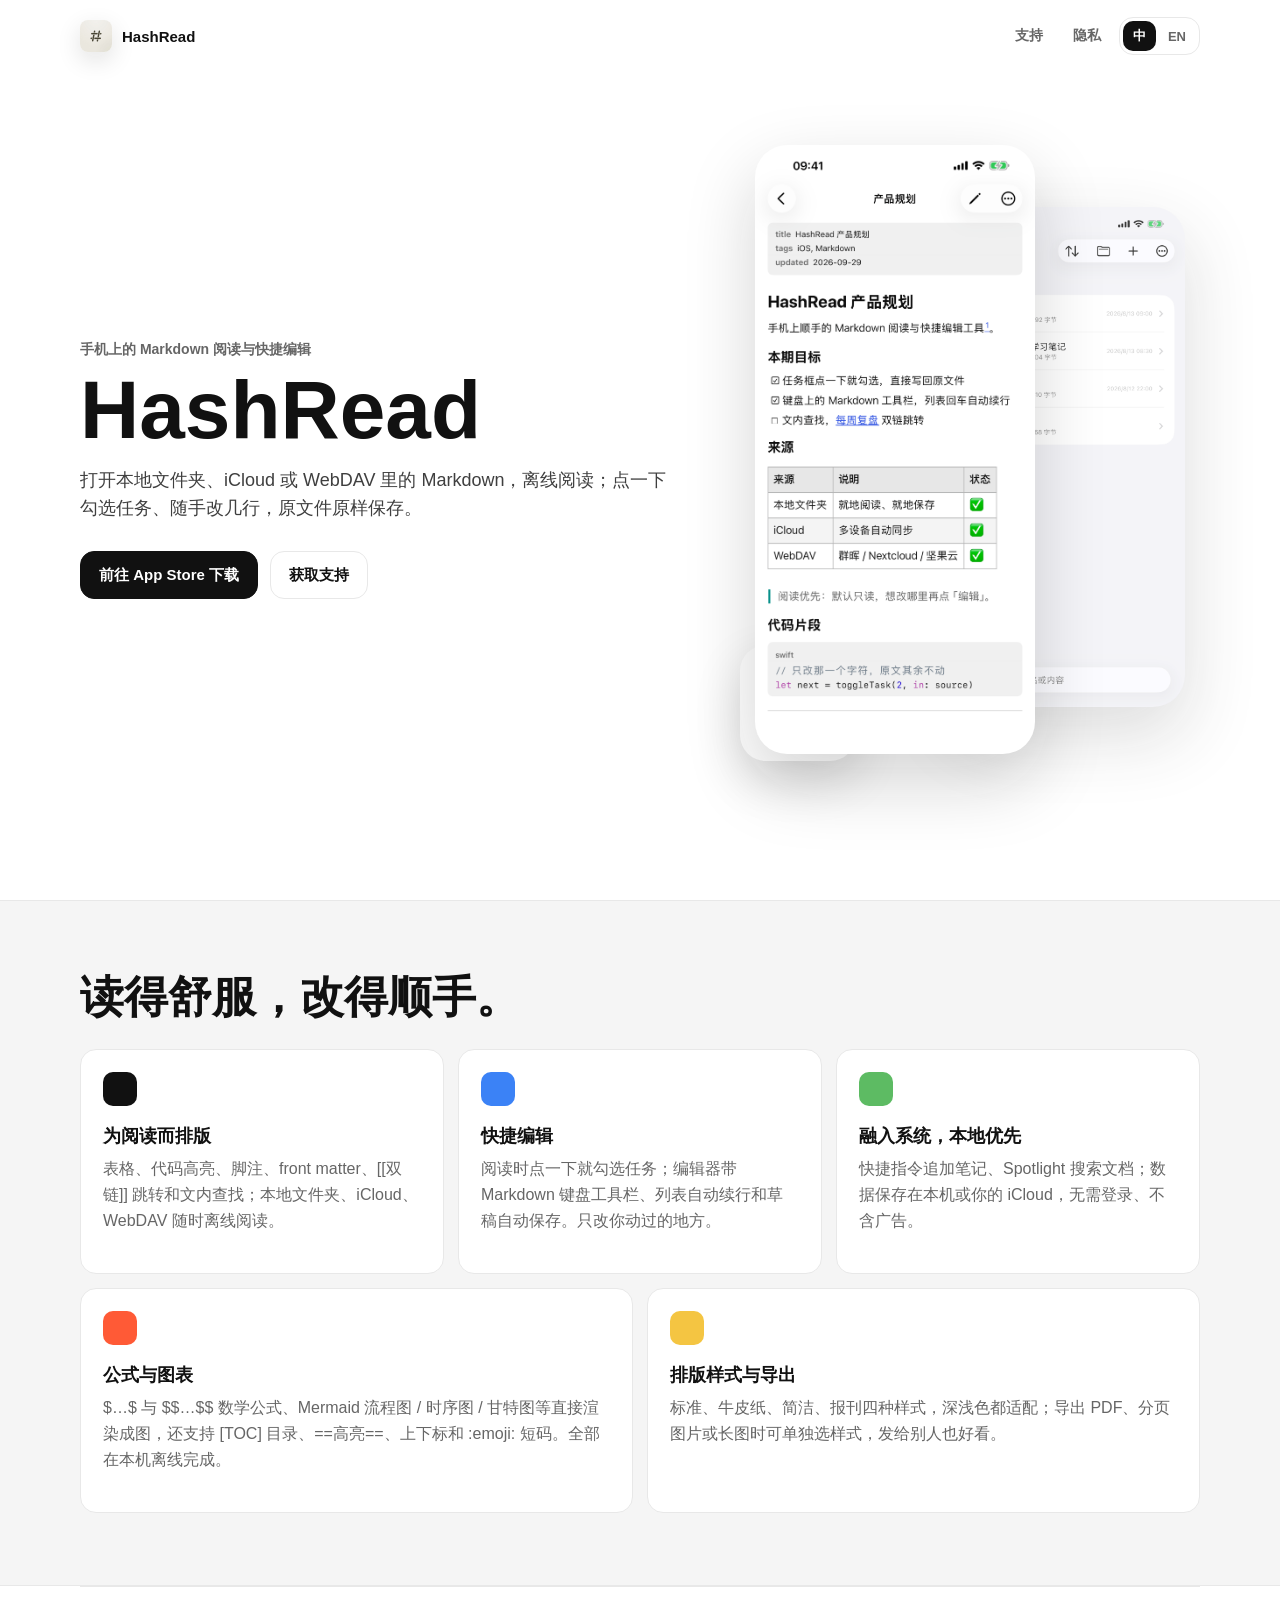
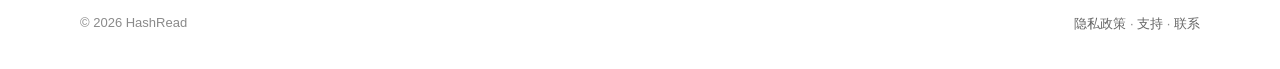
<file: index.html>
<!doctype html>
<html lang="zh-CN" data-lang="zh">
<head>
  <meta charset="utf-8">
  <meta name="viewport" content="width=device-width, initial-scale=1">
  <meta name="description" content="HashRead 是一款轻量、离线优先的 iPhone 和 iPad Markdown 阅读器：公式、Mermaid 图表、目录与多种排版样式，导出 PDF 与长图。">
  <title>HashRead</title>
  <script src="language.js"></script>
  <link rel="stylesheet" href="styles.css">
</head>
<body>
  <div class="site-shell">
    <nav class="site-nav" aria-label="Main navigation">
      <a class="brand-link" href="index.html" aria-label="HashRead 首页">
        <img src="assets/app-icon.png" alt="">
        <span>HashRead</span>
      </a>
      <div class="nav-links">
        <a href="support.html"><span data-lang-block="zh">支持</span><span data-lang-block="en">Support</span></a>
        <a href="privacy.html"><span data-lang-block="zh">隐私</span><span data-lang-block="en">Privacy</span></a>
        <div class="language-switch" aria-label="Language">
          <button type="button" data-set-language="zh">中</button>
          <button type="button" data-set-language="en">EN</button>
        </div>
      </div>
    </nav>

    <main>
      <section class="hero">
        <div>
          <p class="eyebrow"><span data-lang-block="zh">手机上的 Markdown 阅读与快捷编辑</span><span data-lang-block="en">Read and quickly edit Markdown on your phone</span></p>
          <h1>HashRead</h1>
          <p class="lead" data-lang-block="zh">打开本地文件夹、iCloud 或 WebDAV 里的 Markdown，离线阅读；点一下勾选任务、随手改几行，原文件原样保存。</p>
          <p class="lead" data-lang-block="en">Open Markdown from local folders, iCloud, or WebDAV and read offline. Tick a task or fix a few lines — your original file is saved as-is.</p>
          <div class="cta-row">
            <a class="button primary" href="https://apps.apple.com/app/hashread/id6800261562"><span data-lang-block="zh">前往 App Store 下载</span><span data-lang-block="en">Download on the App Store</span></a>
            <a class="button" href="support.html"><span data-lang-block="zh">获取支持</span><span data-lang-block="en">Get Support</span></a>
          </div>
        </div>

        <div class="hero-visual" aria-label="HashRead App Store screenshots">
          <div class="screenshot-stage">
            <img class="screenshot-card screenshot-card-main" src="assets/screenshot-reader.png" alt="HashRead reader screenshot">
            <img class="screenshot-card screenshot-card-secondary" src="assets/screenshot-library.png" alt="HashRead library screenshot">
          </div>
          <div class="app-icon-card">
            <img src="assets/app-icon.png" alt="">
          </div>
        </div>
      </section>

      <section class="feature-band">
        <div class="section">
          <h2><span data-lang-block="zh">读得舒服，改得顺手。</span><span data-lang-block="en">Comfortable to read, quick to edit.</span></h2>
          <div class="feature-grid">
            <article class="feature">
              <div class="feature-mark"></div>
              <h3><span data-lang-block="zh">为阅读而排版</span><span data-lang-block="en">Built for reading</span></h3>
              <p><span data-lang-block="zh">表格、代码高亮、脚注、front matter、[[双链]] 跳转和文内查找；本地文件夹、iCloud、WebDAV 随时离线阅读。</span><span data-lang-block="en">Tables, code highlighting, footnotes, front matter, [[wikilinks]], and find in document. Read offline from local folders, iCloud, or WebDAV.</span></p>
            </article>
            <article class="feature">
              <div class="feature-mark"></div>
              <h3><span data-lang-block="zh">快捷编辑</span><span data-lang-block="en">Quick edits</span></h3>
              <p><span data-lang-block="zh">阅读时点一下就勾选任务；编辑器带 Markdown 键盘工具栏、列表自动续行和草稿自动保存。只改你动过的地方。</span><span data-lang-block="en">Tick tasks right in the reader. The editor has a Markdown keyboard toolbar, list continuation, and auto-saved drafts — only what you change is changed.</span></p>
            </article>
            <article class="feature">
              <div class="feature-mark"></div>
              <h3><span data-lang-block="zh">融入系统，本地优先</span><span data-lang-block="en">Fits your system, local-first</span></h3>
              <p><span data-lang-block="zh">快捷指令追加笔记、Spotlight 搜索文档；数据保存在本机或你的 iCloud，无需登录、不含广告。</span><span data-lang-block="en">Append notes with Shortcuts and find documents in Spotlight. Data stays on device or in your iCloud — no login, no ads.</span></p>
            </article>
            <article class="feature">
              <div class="feature-mark"></div>
              <h3><span data-lang-block="zh">公式与图表</span><span data-lang-block="en">Math and diagrams</span></h3>
              <p><span data-lang-block="zh">$…$ 与 $$…$$ 数学公式、Mermaid 流程图 / 时序图 / 甘特图等直接渲染成图，还支持 [TOC] 目录、==高亮==、上下标和 :emoji: 短码。全部在本机离线完成。</span><span data-lang-block="en">Math with $…$ and $$…$$, plus Mermaid flowcharts, sequence diagrams, Gantt charts and more, rendered right in the page. [TOC], ==highlights==, sub/superscript, and :emoji: shortcodes too — all offline, on device.</span></p>
            </article>
            <article class="feature">
              <div class="feature-mark"></div>
              <h3><span data-lang-block="zh">排版样式与导出</span><span data-lang-block="en">Layout styles and export</span></h3>
              <p><span data-lang-block="zh">标准、牛皮纸、简洁、报刊四种样式，深浅色都适配；导出 PDF、分页图片或长图时可单独选样式，发给别人也好看。</span><span data-lang-block="en">Four styles — Standard, Kraft, Clean, and Journal — each in light and dark. Pick a style per export for PDFs, paged images, or long images that look good when shared.</span></p>
            </article>
          </div>
        </div>
      </section>
    </main>

    <footer class="site-footer">
      <span>&copy; 2026 HashRead</span>
      <span><a href="privacy.html"><span data-lang-block="zh">隐私政策</span><span data-lang-block="en">Privacy Policy</span></a> · <a href="support.html"><span data-lang-block="zh">支持</span><span data-lang-block="en">Support</span></a> · <a href="mailto:kazecreator@gmail.com"><span data-lang-block="zh">联系</span><span data-lang-block="en">Contact</span></a></span>
    </footer>
  </div>
</body>
</html>
</file>
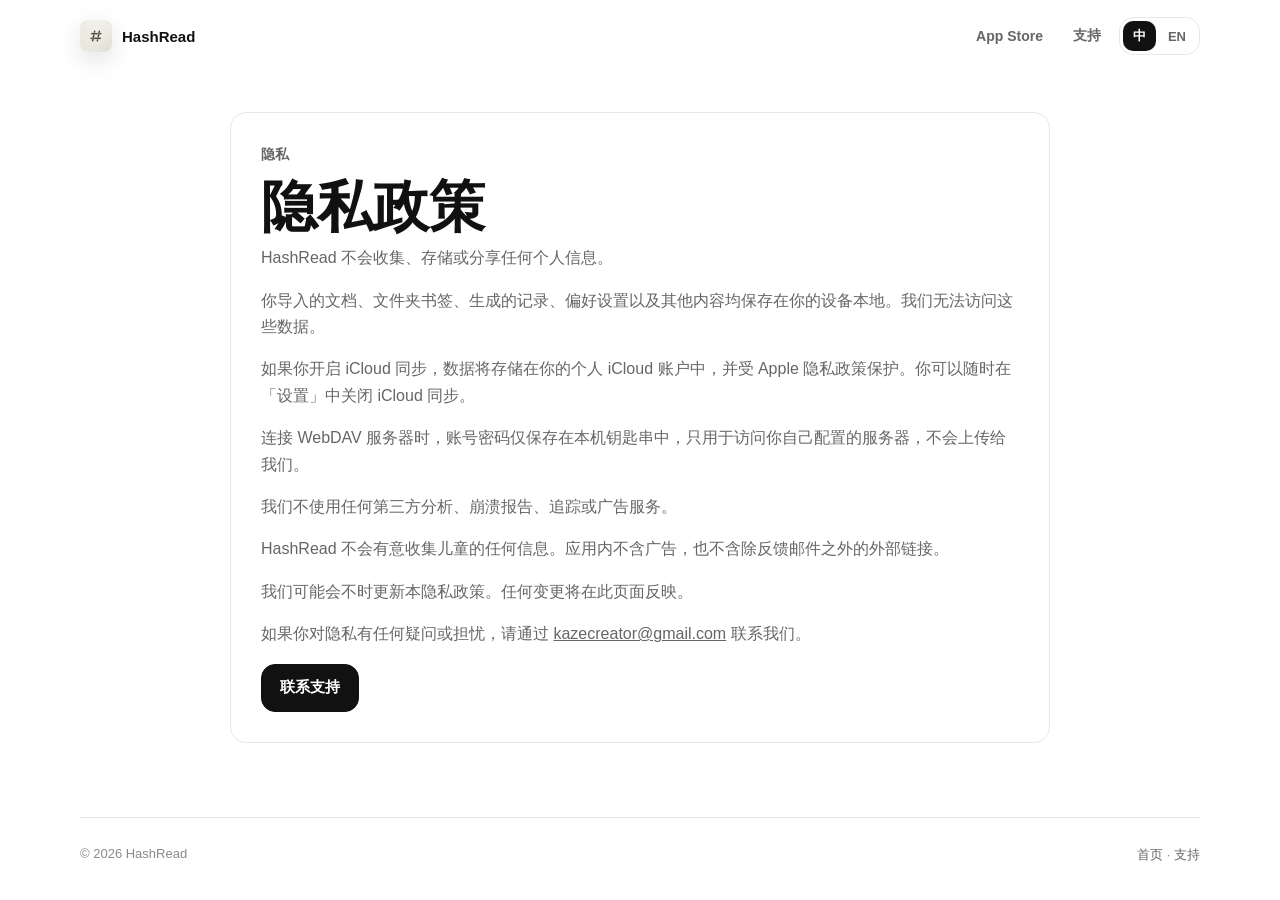
<file: privacy.html>
<!doctype html>
<html lang="zh-CN" data-lang="zh">
<head>
  <meta charset="utf-8">
  <meta name="viewport" content="width=device-width, initial-scale=1">
  <meta name="description" content="HashRead 隐私政策。">
  <title>Privacy Policy — HashRead</title>
  <script src="language.js"></script>
  <link rel="stylesheet" href="styles.css">
</head>
<body>
  <div class="site-shell">
    <nav class="site-nav" aria-label="Main navigation">
      <a class="brand-link" href="index.html" aria-label="HashRead 首页">
        <img src="assets/app-icon.png" alt="">
        <span>HashRead</span>
      </a>
      <div class="nav-links">
        <a href="https://apps.apple.com/app/hashread/id6800261562">App Store</a>
        <a href="support.html"><span data-lang-block="zh">支持</span><span data-lang-block="en">Support</span></a>
        <div class="language-switch" aria-label="Language">
          <button type="button" data-set-language="zh">中</button>
          <button type="button" data-set-language="en">EN</button>
        </div>
      </div>
    </nav>

    <main class="content-page">
      <article class="content-card">
        <p class="eyebrow"><span data-lang-block="zh">隐私</span><span data-lang-block="en">Privacy</span></p>
        <div data-lang-block="zh">
          <h1>隐私政策</h1>
          <p>HashRead 不会收集、存储或分享任何个人信息。</p>
          <p>你导入的文档、文件夹书签、生成的记录、偏好设置以及其他内容均保存在你的设备本地。我们无法访问这些数据。</p>
          <p>如果你开启 iCloud 同步，数据将存储在你的个人 iCloud 账户中，并受 Apple 隐私政策保护。你可以随时在「设置」中关闭 iCloud 同步。</p>
          <p>连接 WebDAV 服务器时，账号密码仅保存在本机钥匙串中，只用于访问你自己配置的服务器，不会上传给我们。</p>
          <p>我们不使用任何第三方分析、崩溃报告、追踪或广告服务。</p>
          <p>HashRead 不会有意收集儿童的任何信息。应用内不含广告，也不含除反馈邮件之外的外部链接。</p>
          <p>我们可能会不时更新本隐私政策。任何变更将在此页面反映。</p>
          <p>如果你对隐私有任何疑问或担忧，请通过 <a href="mailto:kazecreator@gmail.com">kazecreator@gmail.com</a> 联系我们。</p>
        </div>
        <div data-lang-block="en">
          <h1>Privacy Policy</h1>
          <p>HashRead does not collect, store, or share any personal information.</p>
          <p>Your imported documents, folder bookmarks, generated records, preferences, and other content are stored locally on your device. We do not have access to this data.</p>
          <p>If you enable iCloud sync, your data is stored in your personal iCloud account and is governed by Apple's privacy policy. You can disable iCloud sync at any time in Settings.</p>
          <p>When you connect a WebDAV server, your username and password are stored only in the on-device Keychain and are used solely to access the server you configured; they are never uploaded to us.</p>
          <p>We do not use any third-party analytics, crash reporting, tracking, or advertising services.</p>
          <p>HashRead does not knowingly collect any information from children. The app contains no ads and no links to external sites beyond the Feedback email.</p>
          <p>We may update this privacy policy from time to time. Any changes will be reflected on this page.</p>
          <p>If you have any questions or concerns about privacy, please contact us at <a href="mailto:kazecreator@gmail.com">kazecreator@gmail.com</a>.</p>
        </div>
        <div class="cta-row">
          <a class="button primary" href="mailto:kazecreator@gmail.com"><span data-lang-block="zh">联系支持</span><span data-lang-block="en">Contact</span></a>
        </div>
      </article>
    </main>

    <footer class="site-footer">
      <span>&copy; 2026 HashRead</span>
      <span><a href="index.html"><span data-lang-block="zh">首页</span><span data-lang-block="en">Home</span></a> · <a href="support.html"><span data-lang-block="zh">支持</span><span data-lang-block="en">Support</span></a></span>
    </footer>
  </div>
</body>
</html>
</file>
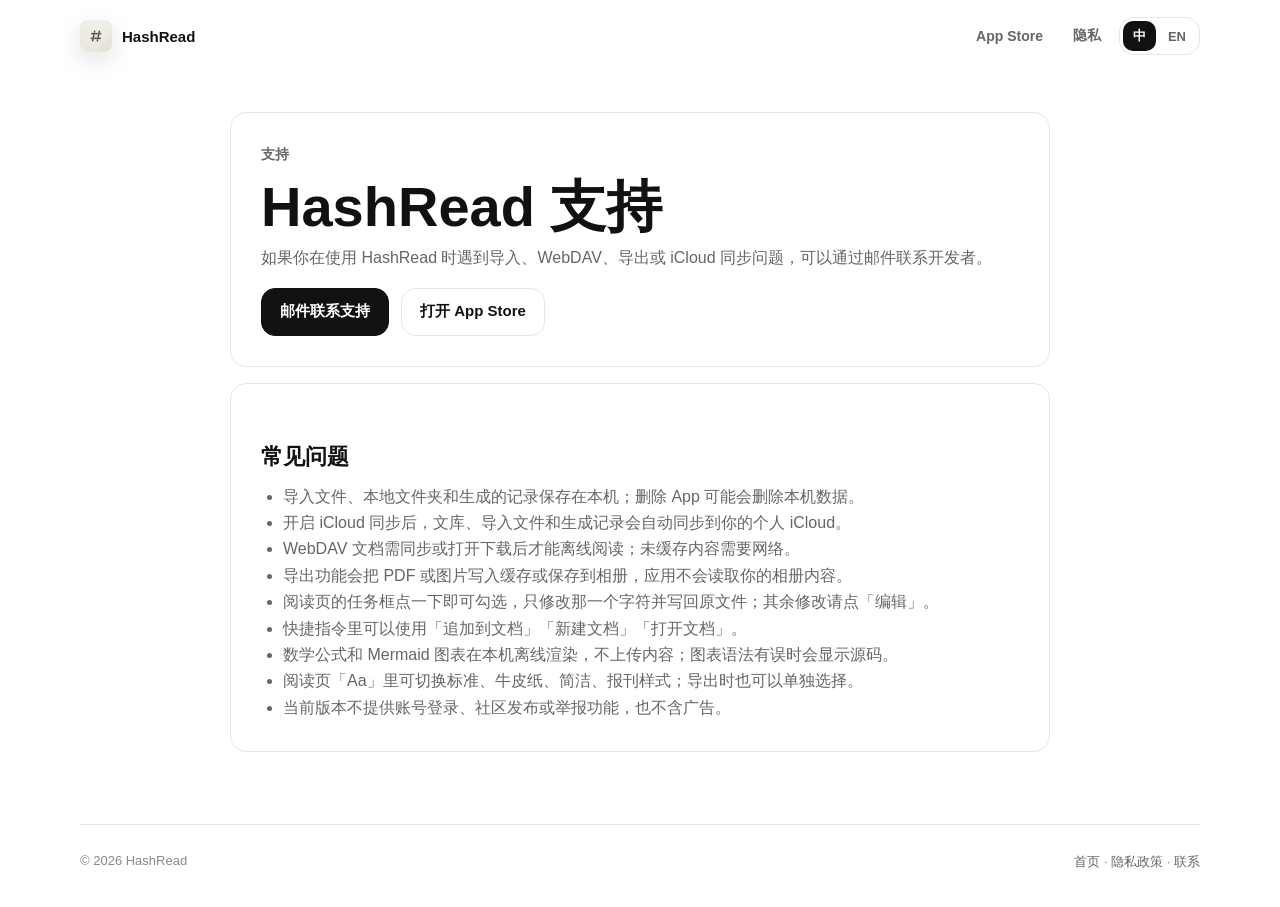
<file: support.html>
<!doctype html>
<html lang="zh-CN" data-lang="zh">
<head>
  <meta charset="utf-8">
  <meta name="viewport" content="width=device-width, initial-scale=1">
  <meta name="description" content="HashRead 支持页面。">
  <title>Support — HashRead</title>
  <script src="language.js"></script>
  <link rel="stylesheet" href="styles.css">
</head>
<body>
  <div class="site-shell">
    <nav class="site-nav" aria-label="Main navigation">
      <a class="brand-link" href="index.html" aria-label="HashRead 首页">
        <img src="assets/app-icon.png" alt="">
        <span>HashRead</span>
      </a>
      <div class="nav-links">
        <a href="https://apps.apple.com/app/hashread/id6800261562">App Store</a>
        <a href="privacy.html"><span data-lang-block="zh">隐私</span><span data-lang-block="en">Privacy</span></a>
        <div class="language-switch" aria-label="Language">
          <button type="button" data-set-language="zh">中</button>
          <button type="button" data-set-language="en">EN</button>
        </div>
      </div>
    </nav>

    <main class="content-page">
      <section class="content-card">
        <p class="eyebrow"><span data-lang-block="zh">支持</span><span data-lang-block="en">Support</span></p>
        <h1><span data-lang-block="zh">HashRead 支持</span><span data-lang-block="en">HashRead Support</span></h1>
        <p class="muted" data-lang-block="zh">如果你在使用 HashRead 时遇到导入、WebDAV、导出或 iCloud 同步问题，可以通过邮件联系开发者。</p>
        <p class="muted" data-lang-block="en">If you run into import, WebDAV, export, or iCloud sync issues while using HashRead, email the developer for support.</p>
        <div class="cta-row">
          <a class="button primary" href="mailto:kazecreator@gmail.com"><span data-lang-block="zh">邮件联系支持</span><span data-lang-block="en">Email Support</span></a>
          <a class="button" href="https://apps.apple.com/app/hashread/id6800261562"><span data-lang-block="zh">打开 App Store</span><span data-lang-block="en">Open App Store</span></a>
        </div>
      </section>

      <section class="content-card" data-lang-block="zh">
        <h2>常见问题</h2>
        <ul>
          <li>导入文件、本地文件夹和生成的记录保存在本机；删除 App 可能会删除本机数据。</li>
          <li>开启 iCloud 同步后，文库、导入文件和生成记录会自动同步到你的个人 iCloud。</li>
          <li>WebDAV 文档需同步或打开下载后才能离线阅读；未缓存内容需要网络。</li>
          <li>导出功能会把 PDF 或图片写入缓存或保存到相册，应用不会读取你的相册内容。</li>
          <li>阅读页的任务框点一下即可勾选，只修改那一个字符并写回原文件；其余修改请点「编辑」。</li>
          <li>快捷指令里可以使用「追加到文档」「新建文档」「打开文档」。</li>
        <li>数学公式和 Mermaid 图表在本机离线渲染，不上传内容；图表语法有误时会显示源码。</li>
        <li>阅读页「Aa」里可切换标准、牛皮纸、简洁、报刊样式；导出时也可以单独选择。</li>
          <li>当前版本不提供账号登录、社区发布或举报功能，也不含广告。</li>
        </ul>
      </section>

      <section class="content-card" data-lang-block="en">
        <h2>Frequently Asked Questions</h2>
        <ul>
          <li>Imported files, local folders, and generated records are stored on this device. Removing the app may delete local data.</li>
          <li>With iCloud sync enabled, your library, imported files, and generated records sync automatically to your personal iCloud.</li>
          <li>WebDAV documents must be synced or opened before they can be read offline; uncached content needs a network connection.</li>
          <li>Export writes PDFs or images to the cache or saves them to Photos. The app does not read your photo library.</li>
          <li>Tap a task checkbox in the reader to tick it; only that character is written back to the file. For other changes, tap Edit.</li>
          <li>In Shortcuts, use Append to Document, New Markdown Document, or Open Document.</li>
        <li>Math and Mermaid diagrams are rendered offline on your device; nothing is uploaded. A diagram with a syntax error shows its source instead.</li>
        <li>Switch between Standard, Kraft, Clean, and Journal styles from Aa in the reader, or pick one just for an export.</li>
          <li>This version does not provide account sign-in, community publishing, or reporting features, and contains no ads.</li>
        </ul>
      </section>
    </main>

    <footer class="site-footer">
      <span>&copy; 2026 HashRead</span>
      <span><a href="index.html"><span data-lang-block="zh">首页</span><span data-lang-block="en">Home</span></a> · <a href="privacy.html"><span data-lang-block="zh">隐私政策</span><span data-lang-block="en">Privacy Policy</span></a> · <a href="mailto:kazecreator@gmail.com"><span data-lang-block="zh">联系</span><span data-lang-block="en">Contact</span></a></span>
    </footer>
  </div>
</body>
</html>
</file>
<file: styles.css>
:root {
  color-scheme: light;
  --ink: #111111;
  --muted: #666666;
  --soft: #8a8a8a;
  --background: #ffffff;
  --surface: #f5f5f5;
  --line: #e8e8e8;
  --coral: #ff5a36;
  --blue: #3b82f6;
  --yellow: #f4c542;
  --green: #5dbb63;
  --radius-card: 16px;
  --radius-button: 14px;
  font-family: -apple-system, BlinkMacSystemFont, "SF Pro Display", "SF Pro Text", "Segoe UI", sans-serif;
}

* {
  box-sizing: border-box;
}

html {
  background: var(--background);
}

html[data-lang="zh"] [data-lang-block="en"],
html[data-lang="en"] [data-lang-block="zh"] {
  display: none !important;
}

body {
  margin: 0;
  min-height: 100vh;
  background: var(--background);
  color: var(--ink);
  font-family: -apple-system, BlinkMacSystemFont, "SF Pro Display", "SF Pro Text", "Segoe UI", sans-serif;
  letter-spacing: 0;
  overflow-x: hidden;
}

a {
  color: inherit;
}

.site-shell {
  min-height: 100vh;
  display: flex;
  flex-direction: column;
}

.site-nav {
  width: min(1120px, calc(100% - 40px));
  margin: 0 auto;
  height: 72px;
  display: flex;
  align-items: center;
  justify-content: space-between;
  gap: 20px;
}

.brand-link {
  display: inline-flex;
  align-items: center;
  flex-shrink: 0;
  gap: 10px;
  text-decoration: none;
  font-size: 15px;
  font-weight: 700;
}

.brand-link img {
  width: 32px;
  height: 32px;
  border-radius: 8px;
  box-shadow: 0 8px 24px rgba(17, 17, 17, 0.12);
}

.nav-links {
  display: flex;
  align-items: center;
  flex-shrink: 0;
  gap: 6px;
}

.nav-links a {
  min-height: 38px;
  display: inline-flex;
  align-items: center;
  padding: 0 12px;
  border-radius: 12px;
  color: var(--muted);
  font-size: 14px;
  font-weight: 600;
  text-decoration: none;
  white-space: nowrap;
}

.nav-links a:hover {
  background: var(--surface);
  color: var(--ink);
}

.language-switch {
  display: inline-flex;
  align-items: center;
  gap: 2px;
  padding: 3px;
  border: 1px solid var(--line);
  border-radius: 14px;
  background: #ffffff;
}

.language-switch button {
  min-height: 30px;
  border: 0;
  border-radius: 10px;
  padding: 0 10px;
  background: transparent;
  color: var(--muted);
  font: inherit;
  font-size: 13px;
  font-weight: 700;
  cursor: pointer;
}

.language-switch button.is-active {
  background: var(--ink);
  color: #ffffff;
}

.hero {
  width: min(1120px, calc(100% - 40px));
  margin: 0 auto;
  min-height: calc(100svh - 72px);
  padding: 40px 0 72px;
  display: grid;
  grid-template-columns: minmax(0, 1fr) minmax(320px, 460px);
  align-items: center;
  gap: 64px;
}

.eyebrow {
  margin: 0 0 12px;
  color: var(--muted);
  font-size: 14px;
  font-weight: 700;
}

h1,
h2,
h3,
p {
  margin-top: 0;
}

h1 {
  max-width: 680px;
  margin-bottom: 18px;
  font-size: clamp(44px, 7vw, 82px);
  line-height: 0.96;
  letter-spacing: 0;
}

.lead {
  max-width: 610px;
  margin-bottom: 28px;
  color: #3f3f3f;
  font-size: 18px;
  line-height: 1.55;
}

.cta-row {
  display: flex;
  flex-wrap: wrap;
  gap: 12px;
  align-items: center;
}

.button {
  min-height: 48px;
  display: inline-flex;
  align-items: center;
  justify-content: center;
  gap: 9px;
  padding: 0 18px;
  border-radius: var(--radius-button);
  border: 1px solid var(--line);
  background: #ffffff;
  color: var(--ink);
  font-size: 15px;
  font-weight: 700;
  text-decoration: none;
}

.button.primary {
  border-color: var(--ink);
  background: var(--ink);
  color: #ffffff;
}

.button:hover {
  transform: translateY(-1px);
}

.hero-visual {
  position: relative;
  display: grid;
  place-items: center;
  min-height: 650px;
}

.screenshot-stage {
  width: min(430px, 86vw);
  min-height: 650px;
  position: relative;
}

.screenshot-card {
  display: block;
  width: 280px;
  border-radius: 32px;
  background: #ffffff;
  box-shadow: 0 28px 70px rgba(17, 17, 17, 0.18);
}

.screenshot-card-main {
  position: relative;
  z-index: 2;
}

.screenshot-card-secondary {
  position: absolute;
  z-index: 1;
  right: 0;
  top: 62px;
  width: 230px;
  opacity: 0.78;
}

.app-icon-card {
  position: absolute;
  left: 0;
  bottom: 34px;
  width: 116px;
  height: 116px;
  border-radius: 26px;
  background: #ffffff;
  box-shadow: 0 18px 48px rgba(17, 17, 17, 0.14);
  display: grid;
  place-items: center;
}

.app-icon-card img {
  width: 84px;
  height: 84px;
  border-radius: 20px;
}

.feature-band {
  background: var(--surface);
  border-top: 1px solid var(--line);
  border-bottom: 1px solid var(--line);
}

.section {
  width: min(1120px, calc(100% - 40px));
  margin: 0 auto;
  padding: 72px 0;
}

.section h2 {
  margin-bottom: 28px;
  font-size: clamp(28px, 4vw, 44px);
  line-height: 1.08;
  letter-spacing: 0;
}

.feature-grid {
  display: grid;
  /* Six tracks: three cards per row on top, the last two share the second row. */
  grid-template-columns: repeat(6, minmax(0, 1fr));
  gap: 14px;
}

.feature-grid .feature {
  grid-column: span 2;
}

.feature-grid .feature:nth-child(n + 4) {
  grid-column: span 3;
}

.feature {
  min-height: 170px;
  padding: 22px;
  border-radius: var(--radius-card);
  background: #ffffff;
  border: 1px solid var(--line);
}

.feature-mark {
  width: 34px;
  height: 34px;
  margin-bottom: 18px;
  border-radius: 10px;
  background: var(--ink);
}

.feature:nth-child(2) .feature-mark { background: var(--blue); }
.feature:nth-child(3) .feature-mark { background: var(--green); }
.feature:nth-child(4) .feature-mark { background: var(--coral); }
.feature:nth-child(5) .feature-mark { background: var(--yellow); }

.feature h3 {
  margin-bottom: 8px;
  font-size: 18px;
}

.feature p,
.content-card p,
.content-card li {
  color: var(--muted);
  line-height: 1.65;
}

.content-page {
  width: min(820px, calc(100% - 40px));
  margin: 0 auto;
  padding: 40px 0 72px;
}

.content-card {
  padding: 30px;
  border: 1px solid var(--line);
  border-radius: var(--radius-card);
  background: #ffffff;
  overflow-wrap: anywhere;
}

.content-card + .content-card {
  margin-top: 16px;
}

.content-card h1 {
  margin-bottom: 10px;
  font-size: clamp(34px, 6vw, 56px);
  line-height: 1.02;
}

.content-card h2 {
  margin: 28px 0 12px;
  font-size: 22px;
}

.content-card ul {
  margin: 0;
  padding-left: 22px;
}

.import-page {
  display: grid;
  min-height: calc(100svh - 180px);
  place-items: center;
}

.import-card {
  width: min(100%, 560px);
}

.import-icon {
  width: 72px;
  height: 72px;
  margin-bottom: 22px;
  border-radius: 18px;
  box-shadow: 0 18px 42px rgba(17, 17, 17, 0.16);
}

.muted {
  color: var(--muted);
}

.site-footer {
  width: min(1120px, calc(100% - 40px));
  margin: auto auto 0;
  padding: 28px 0 36px;
  display: flex;
  justify-content: space-between;
  gap: 20px;
  border-top: 1px solid var(--line);
  color: var(--soft);
  font-size: 13px;
}

.site-footer a {
  color: var(--muted);
  text-decoration: none;
}

.site-footer a:hover {
  color: var(--ink);
}

@media (max-width: 860px) {
  .site-nav {
    width: min(100% - 28px, 1120px);
    gap: 12px;
  }

  .nav-links {
    gap: 4px;
  }

  .brand-link span {
    white-space: nowrap;
  }

  .hero {
    width: min(100% - 28px, 1120px);
    min-height: auto;
    padding: 34px 0 54px;
    grid-template-columns: 1fr;
    gap: 34px;
  }

  h1 {
    font-size: 48px;
  }

  .lead {
    font-size: 17px;
  }

  .hero-visual {
    min-height: auto;
  }

  .screenshot-stage {
    width: min(100%, 390px);
    min-height: 590px;
  }

  .screenshot-card {
    width: min(255px, 72vw);
    border-radius: 28px;
  }

  .screenshot-card-secondary {
    width: min(210px, 58vw);
    top: 54px;
  }

  .app-icon-card {
    display: none;
  }

  .section,
  .content-page,
  .site-footer {
    width: min(100% - 28px, 1120px);
  }

  .section {
    padding: 52px 0;
  }

  .feature-grid {
    grid-template-columns: 1fr;
  }

  .feature-grid .feature,
  .feature-grid .feature:nth-child(n + 4) {
    grid-column: auto;
  }

  .content-card {
    padding: 22px;
  }

  .site-footer {
    flex-direction: column;
  }
}

@media (max-width: 520px) {
  .site-nav {
    width: min(100% - 72px, 1120px);
    height: 64px;
    gap: 8px;
  }

  .brand-link {
    gap: 8px;
    font-size: 13px;
  }

  .brand-link img {
    width: 28px;
    height: 28px;
    border-radius: 7px;
  }

  .nav-links a {
    display: none;
  }

  .language-switch {
    padding: 2px;
  }

  .language-switch button {
    min-height: 28px;
    padding: 0 7px;
    font-size: 12px;
  }

  h1 {
    font-size: 42px;
  }

  .cta-row .button {
    width: 100%;
    min-width: 0;
    white-space: normal;
    text-align: center;
    line-height: 1.2;
    padding-top: 12px;
    padding-bottom: 12px;
  }
}
</file>
